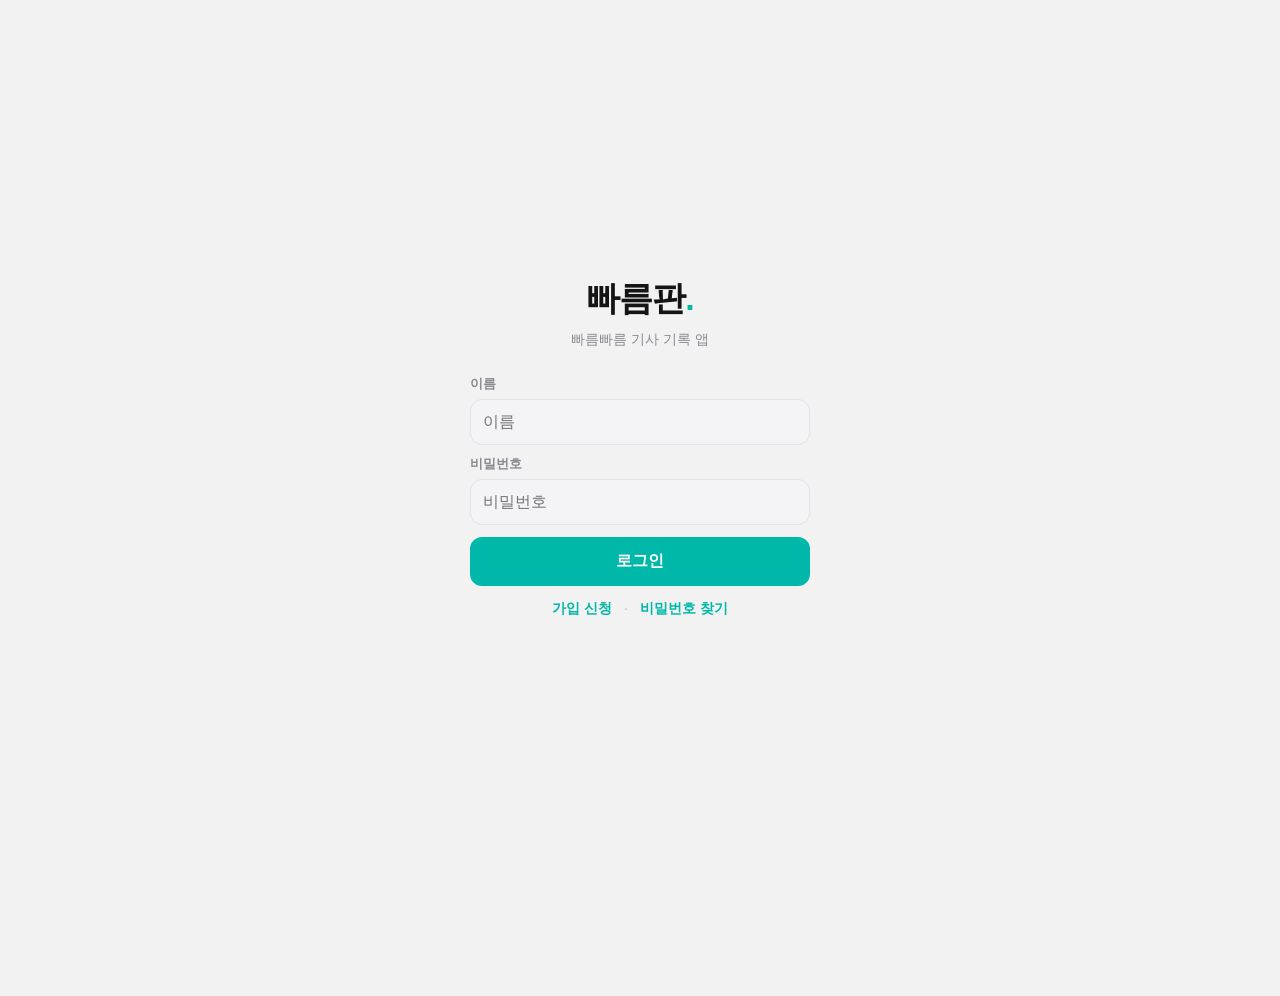
<file: index.html>
<!DOCTYPE html>
<html lang="ko" data-theme="light">
<head>
<meta charset="UTF-8">
<meta name="viewport" content="width=device-width, initial-scale=1, maximum-scale=1, user-scalable=no, viewport-fit=cover">
<title>빠름판</title>
<meta name="description" content="빠름빠름 기사 기록 앱">
<meta name="theme-color" content="#f2f2f2" id="metaTheme">
<link rel="manifest" href="./manifest.json">
<link rel="apple-touch-icon" href="./icons/icon.svg">
<meta name="apple-mobile-web-app-capable" content="yes">
<meta name="mobile-web-app-capable" content="yes">
<meta name="apple-mobile-web-app-status-bar-style" content="default">
<link rel="stylesheet" href="./styles.css">
</head>
<body>

<!-- ===== 로그인 ===== -->
<section id="view-login" class="view">
  <div class="loginBox">
    <div class="appTitle">빠름판<span class="dot">.</span></div>
    <div class="appSub">빠름빠름 기사 기록 앱</div>
    <div id="apiWarnLogin" class="apiWarnBox hidden" style="margin:0 0 12px"></div>
    <label for="loginName">이름</label>
    <input id="loginName" autocomplete="username" placeholder="이름">
    <label for="loginPw">비밀번호</label>
    <input id="loginPw" type="password" autocomplete="current-password" placeholder="비밀번호">
    <button class="btn btnPrimary" id="loginBtn">로그인</button>
    <div style="text-align:center;margin-top:6px">
      <button class="linkBtn" id="goSignup">가입 신청</button>
      <span style="color:var(--faint)"> · </span>
      <button class="linkBtn" id="findPw">비밀번호 찾기</button>
    </div>
  </div>
</section>

<!-- ===== 가입 신청 ===== -->
<section id="view-signup" class="view hidden">
  <div class="loginBox">
    <div class="appTitle">가입 신청<span class="dot">.</span></div>
    <div class="appSub">관리자 승인 후 로그인할 수 있습니다</div>
    <div id="signupForm">
      <label for="suName">이름</label>
      <input id="suName" placeholder="실명 입력">
      <label for="suPw">비밀번호</label>
      <input id="suPw" type="password" placeholder="4자 이상">
      <button class="btn btnPrimary" id="signupBtn">신청하기</button>
    </div>
    <div id="signupDone" class="hidden" style="text-align:center">
      <div style="font-size:44px;margin-bottom:12px">✅</div>
      <div style="font-weight:800;font-size:17px;margin-bottom:6px">신청 완료</div>
      <div style="color:var(--muted);font-size:14px;margin-bottom:16px">관리자가 승인하면 로그인할 수 있습니다.</div>
    </div>
    <div style="text-align:center;margin-top:6px">
      <button class="linkBtn" id="backLogin">로그인으로 돌아가기</button>
    </div>
  </div>
</section>

<!-- ===== 비밀번호 찾기 ===== -->
<section id="view-findpw" class="view hidden">
  <div class="loginBox">
    <div class="appTitle">비밀번호 찾기<span class="dot">.</span></div>
    <div class="appSub">가입한 이름을 입력하세요</div>
    <div id="findpwForm">
      <label for="fpName">이름</label>
      <input id="fpName" placeholder="실명 입력" autocomplete="username">
      <button class="btn btnPrimary" id="findpwBtn">재설정 요청</button>
      <div style="color:var(--muted);font-size:13px;margin-top:10px;line-height:1.6">관리자가 확인 후 임시 비밀번호를 알려드립니다.<br>임시 비밀번호는 24시간만 유효합니다.</div>
    </div>
    <div id="findpwDone" class="hidden" style="text-align:center">
      <div style="font-size:44px;margin-bottom:12px">📨</div>
      <div style="font-weight:800;font-size:17px;margin-bottom:6px">요청 완료</div>
      <div style="color:var(--muted);font-size:14px;margin-bottom:16px">관리자에게 재설정을 요청했습니다.<br>임시 비밀번호를 받아 로그인하세요.</div>
    </div>
    <div style="text-align:center;margin-top:6px">
      <button class="linkBtn" id="findpwBack">로그인으로 돌아가기</button>
    </div>
  </div>
</section>

<!-- ===== 임시비번 강제 변경 ===== -->
<section id="view-forcepw" class="view hidden">
  <div class="loginBox">
    <div class="appTitle">비밀번호 변경<span class="dot">.</span></div>
    <div class="appSub">임시 비밀번호로 로그인했습니다.<br>새 비밀번호를 설정해야 계속 사용할 수 있습니다.</div>
    <label for="fpwNew">새 비밀번호 (4자 이상)</label>
    <input id="fpwNew" type="password" autocomplete="new-password" placeholder="새 비밀번호">
    <label for="fpwNew2">새 비밀번호 확인</label>
    <input id="fpwNew2" type="password" autocomplete="new-password" placeholder="새 비밀번호 확인">
    <button class="btn btnPrimary" id="forcepwBtn">변경하고 시작하기</button>
  </div>
</section>

<!-- ===== 앱 헤더 ===== -->
<header id="appHeader" class="hidden">
  <div class="logo">빠름판<span class="dot">.</span></div>
  <div class="hdrBtns">
    <select id="staffSel" class="hidden" aria-label="직원 선택"></select>
    <button class="iconBtn hidden" id="adminBtn" title="관리">👥</button>
    <button class="iconBtn" id="themeBtn" title="테마">🌙</button>
    <button class="iconBtn" id="setBtn" title="설정">⚙️</button>
    <button class="logoutBtn" id="logoutBtn">로그아웃</button>
  </div>
</header>

<main id="mainView" class="hidden">
  <div id="apiWarn" class="apiWarnBox hidden"></div>

  <!-- ===== 홈 ===== -->
  <section id="view-home" class="view hidden">
    <div class="pageTitle">홈</div>
    <div class="card">
      <h3>이번 주 <span id="homeWeekRange" style="color:var(--muted);font-weight:500;font-size:13px"></span></h3>
      <div class="bigNum" id="homeTotal">-</div>
      <div class="statGrid">
        <div class="stat"><div class="v" id="homeCount">-</div><div class="k">건수</div></div>
        <div class="stat"><div class="v" id="homeUnit">-</div><div class="k">단가</div></div>
        <div class="stat"><div class="v" id="homePay" style="color:var(--green)">-</div><div class="k">지급예정</div></div>
      </div>
    </div>
    <div class="card">
      <h3><span id="homeMonthTitle">이번달</span> 목표</h3>
      <div style="display:flex;justify-content:space-between;align-items:baseline">
        <div style="font-size:15px"><b id="homeMonthAmt">-</b> <span style="color:var(--muted);font-size:13px">/ <span id="homeTarget">-</span></span></div>
        <div style="font-size:13px;color:var(--muted)" id="homePct"></div>
      </div>
      <div class="progWrap"><div class="progBar" id="homeProg" style="width:0%"></div></div>
      <div class="row2">
        <input id="targetInput" type="number" inputmode="numeric" placeholder="목표 금액 (원)" style="margin:10px 0 0">
        <button class="btn btnGhost" id="targetBtn" style="margin-top:10px">설정</button>
      </div>
    </div>
    <div class="card">
      <h3>최근 기록</h3>
      <div id="recentList"><div style="color:var(--muted);font-size:14px">불러오는 중…</div></div>
    </div>
  </section>

  <!-- ===== 배민 (주별 내역) ===== -->
  <section id="view-weeks" class="view hidden">
    <div class="pageTitle">배민 주별 내역</div>
    <div class="segRow" id="platSeg">
      <button data-p="전체" class="sel">전체</button><button data-p="배민">배민</button><button data-p="배민1">배민1</button><button data-p="알뜰배달">알뜰배달</button>
    </div>
    <div id="weeksList"></div>
    <button id="moreWeeks" class="moreBtn hidden">더 보기</button>
  </section>

  <!-- ===== 지출 ===== -->
  <section id="view-expenses" class="view hidden">
    <div class="pageTitle">지출</div>
    <div class="card">
      <h3>지출 입력</h3>
      <div class="segRow" id="exCatSeg" style="margin:0 0 4px">
        <button data-c="주유" class="sel">주유</button><button data-c="식비">식비</button><button data-c="정비">정비</button><button data-c="기타">기타</button>
      </div>
      <label for="exDate">날짜</label>
      <input type="date" id="exDate">
      <label for="exAmount">금액</label>
      <input type="number" id="exAmount" inputmode="numeric" placeholder="원">
      <label for="exMemo">메모</label>
      <input id="exMemo" placeholder="선택">
      <button class="btn btnPrimary" id="exSaveBtn">저장</button>
    </div>
    <div class="card">
      <h3><span id="exMonthTitle">이번달</span> 지출 <span id="exTotal" style="float:right"></span></h3>
      <div id="expList"></div>
    </div>
  </section>

  <!-- ===== 기록 ===== -->
  <section id="view-record" class="view hidden">
    <div class="pageTitle">기록 입력</div>
    <div class="card">
      <button class="btn btnGhost" id="ocrBtn" style="margin-top:0">📷 오늘의기록 불러오기</button>
      <div id="ocrStatus"></div>
      <div class="row2">
        <div><label for="rcDate">날짜</label><input type="date" id="rcDate"></div>
        <div><label for="rcPlat">플랫폼</label>
          <select id="rcPlat"><option>배민</option><option>배민1</option><option>알뜰배달</option></select></div>
      </div>
      <label for="rcAmount">배달금액</label>
      <input type="number" id="rcAmount" inputmode="numeric" placeholder="원">
      <label for="rcPromo">프로모션</label>
      <input type="number" id="rcPromo" inputmode="numeric" placeholder="원 (없으면 비워두기)">
      <div class="row2">
        <div><label for="rcCount">건수</label><input type="number" id="rcCount" inputmode="numeric" placeholder="건"></div>
        <div><label for="rcDist">운행거리 (km)</label><input type="number" id="rcDist" step="0.1" inputmode="decimal" placeholder="km"></div>
      </div>
      <label for="rcMemo">메모</label>
      <input id="rcMemo" placeholder="선택">
      <div id="rcPreview"></div>
      <button class="btn btnPrimary" id="rcSaveBtn">저장</button>
      <button class="btn btnGhost" id="rcDelBtn">이 날짜 기록 삭제</button>
    </div>
  </section>

  <!-- ===== 관리자 ===== -->
  <section id="view-admin" class="view hidden">
    <div class="pageTitle">관리</div>
    <div class="card adminSec">
      <h4>가입 승인 대기 <span id="pendCnt"></span></h4>
      <div id="pendList"><div style="color:var(--muted);font-size:14px">없음</div></div>
    </div>
    <div class="card adminSec">
      <h4>직원별 요율·수수료</h4>
      <select id="admStaffSel" style="margin-bottom:4px"></select>
      <div class="row2">
        <div><label>산재요율 (%)</label><input type="number" id="admSanjae" step="0.00001"></div>
        <div><label>고용요율 (%)</label><input type="number" id="admGoyong" step="0.00001"></div>
      </div>
      <label>콜당 수수료 (원/건)</label>
      <input type="number" id="admCallFee" inputmode="numeric">
      <button class="btn btnPrimary" id="admSaveBtn">저장</button>
    </div>
    <div class="card adminSec">
      <h4>명단 일괄 등록</h4>
      <label>이름을 한 줄에 한 명씩 입력</label>
      <textarea id="bulkNames" placeholder="홍길동&#10;김철수&#10;…"></textarea>
      <button class="btn btnGhost" id="bulkBtn">등록 + 임시비번 생성</button>
      <div id="bulkResult"></div>
    </div>
    <div class="card adminSec">
      <h4>직원 강제 로그아웃</h4>
      <div class="row2">
        <select id="kickSel"></select>
        <button class="btn btnGhost" id="kickBtn" style="margin-top:0">세션 끊기</button>
      </div>
    </div>
    <div class="card adminSec">
      <h4>비밀번호 재설정</h4>
      <div class="row2">
        <select id="pwResetSel"></select>
        <button class="btn btnGhost" id="pwResetBtn" style="margin-top:0">임시비번 발급</button>
      </div>
      <div id="pwResetResult" style="margin-top:8px"></div>
    </div>
    <div class="card adminSec">
      <h4>재설정 요청 <span id="pwReqCnt"></span></h4>
      <div id="pwReqList"><div style="color:var(--muted);font-size:14px">없음</div></div>
    </div>
  </section>
</main>

<!-- ===== 하단 탭바 ===== -->
<nav id="tabbar" class="hidden">
  <button data-v="home" class="active"><span class="ico">🏠</span>홈</button>
  <button data-v="weeks"><span class="ico">🛵</span>배민</button>
  <button data-v="expenses"><span class="ico">💸</span>지출</button>
  <button data-v="record"><span class="ico">✏️</span>기록</button>
</nav>

<!-- ===== 설정 모달 ===== -->
<div id="setModal" class="modal hidden">
  <div class="sheet">
    <h3>정산 설정 <span id="setWho" style="font-size:13px;color:var(--muted);font-weight:500"></span></h3>
    <label>산재보험 요율 (%)</label>
    <input type="number" id="setSanjae" step="0.00001">
    <label>고용보험 요율 (%)</label>
    <input type="number" id="setGoyong" step="0.00001">
    <label>콜당 수수료 (원/건)</label>
    <input type="number" id="setCallFee" inputmode="numeric">
    <div style="color:var(--muted);font-size:12px;margin-top:8px">소득세 3%·주민세 0.3%는 고정(10원 단위 내림)입니다.</div>
    <h4 style="margin:16px 0 6px;font-size:14px">비밀번호 변경</h4>
    <label>현재 비밀번호</label>
    <input type="password" id="pwCur" autocomplete="current-password" placeholder="현재 비밀번호">
    <label>새 비밀번호 (4자 이상)</label>
    <input type="password" id="pwNew" autocomplete="new-password" placeholder="새 비밀번호">
    <label>새 비밀번호 확인</label>
    <input type="password" id="pwNew2" autocomplete="new-password" placeholder="새 비밀번호 확인">
    <button class="btn btnGhost" id="pwChangeBtn" style="margin-top:6px">비밀번호 변경</button>
    <div class="row2">
      <button class="btn btnGhost" id="setClose">닫기</button>
      <button class="btn btnPrimary" id="setSave">저장</button>
    </div>
  </div>
</div>

<div id="toast"></div>
<input type="file" id="photoInput" accept="image/*" class="hidden">

<script src="./app.js"></script>
</body>
</html>
</file>
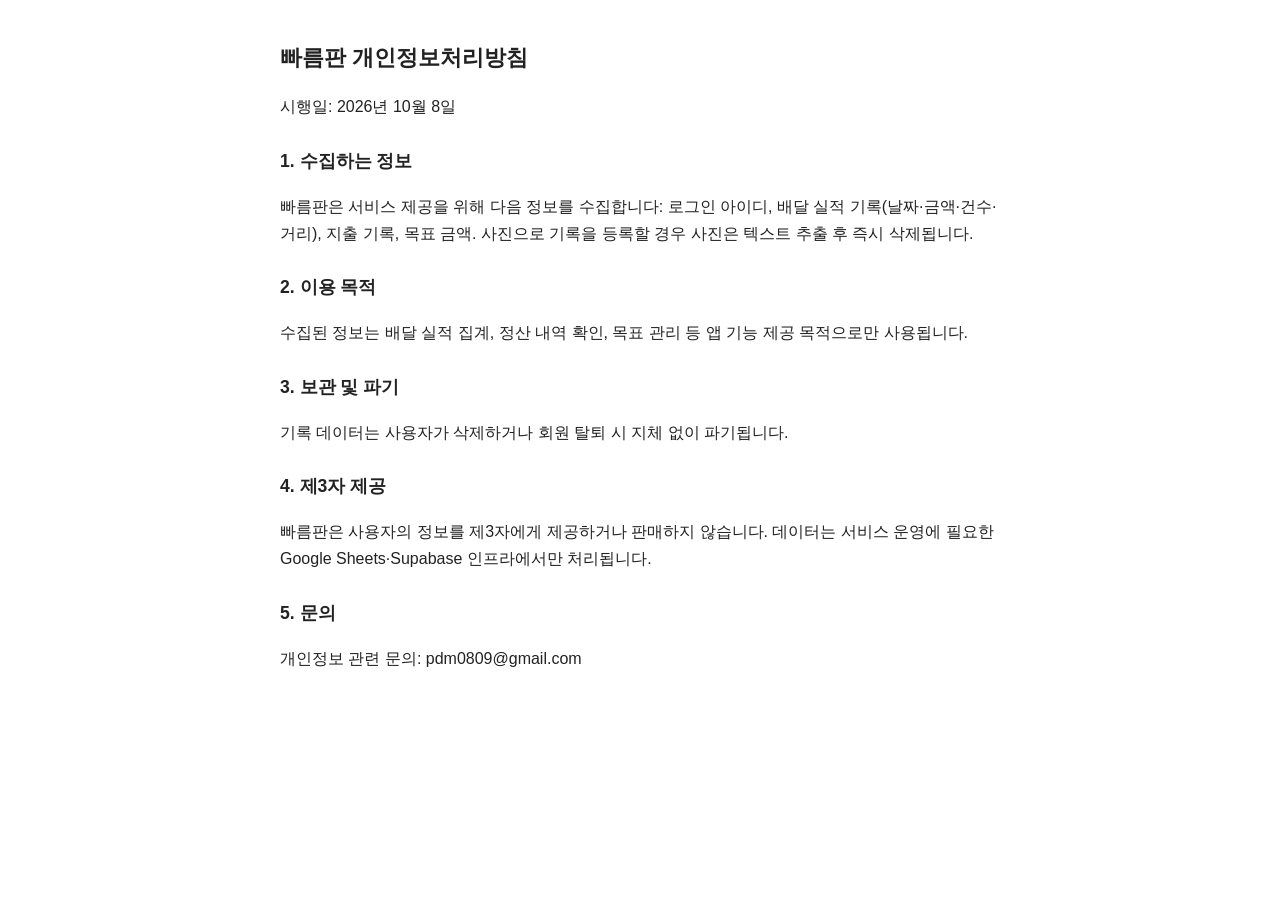
<file: privacy.html>
<!DOCTYPE html>
<html lang="ko">
<head>
<meta charset="UTF-8">
<meta name="viewport" content="width=device-width, initial-scale=1.0">
<title>빠름판 개인정보처리방침</title>
<style>body{font-family:sans-serif;max-width:720px;margin:0 auto;padding:24px;line-height:1.7;color:#222}h1{font-size:1.4em}h2{font-size:1.1em;margin-top:1.5em}</style>
</head>
<body>
<h1>빠름판 개인정보처리방침</h1>
<p>시행일: 2026년 10월 8일</p>
<h2>1. 수집하는 정보</h2>
<p>빠름판은 서비스 제공을 위해 다음 정보를 수집합니다: 로그인 아이디, 배달 실적 기록(날짜·금액·건수·거리), 지출 기록, 목표 금액. 사진으로 기록을 등록할 경우 사진은 텍스트 추출 후 즉시 삭제됩니다.</p>
<h2>2. 이용 목적</h2>
<p>수집된 정보는 배달 실적 집계, 정산 내역 확인, 목표 관리 등 앱 기능 제공 목적으로만 사용됩니다.</p>
<h2>3. 보관 및 파기</h2>
<p>기록 데이터는 사용자가 삭제하거나 회원 탈퇴 시 지체 없이 파기됩니다.</p>
<h2>4. 제3자 제공</h2>
<p>빠름판은 사용자의 정보를 제3자에게 제공하거나 판매하지 않습니다. 데이터는 서비스 운영에 필요한 Google Sheets·Supabase 인프라에서만 처리됩니다.</p>
<h2>5. 문의</h2>
<p>개인정보 관련 문의: pdm0809@gmail.com</p>
</body>
</html>
</file>
<file: styles.css>
/* 빠름판 — 배달판 클론 UI. 라이트 기본 + 다크모드 */
:root, [data-theme="light"] {
  --bg: #f2f2f2; --card: #ffffff; --box: #f0f0f4; --box2: #e9e9ee;
  --text: #141414; --muted: #8a8a92; --faint: #b9b9c0;
  --accent: #00b8a9; --blue: #2f7bff; --red: #ff4d4d; --green: #22b573;
  --shadow: 0 2px 14px rgba(0,0,0,.07);
  --tabbar-bg: #ffffff;
  --input-bg: #f4f4f6; --border: #e3e3e8;
}
[data-theme="dark"] {
  --bg: #121212; --card: #1e1e1e; --box: #26262b; --box2: #2e2e34;
  --text: #f0f0f0; --muted: #9a9aa2; --faint: #5c5c64;
  --accent: #2dd4bf; --blue: #5b93ff; --red: #ff6b6b; --green: #34d17b;
  --shadow: 0 2px 14px rgba(0,0,0,.35);
  --tabbar-bg: #1c1c1e;
  --input-bg: #26262b; --border: #33333a;
}
* { box-sizing: border-box; -webkit-tap-highlight-color: transparent; }
html, body { margin: 0; padding: 0; }
body {
  background: var(--bg); color: var(--text);
  font-family: -apple-system, 'Noto Sans KR', 'Apple SD Gothic Neo', sans-serif;
  font-size: 15px; line-height: 1.45;
  padding-bottom: 96px;
  -webkit-user-select: none; user-select: none; -webkit-touch-callout: none;
}
input, textarea, select, [contenteditable="true"] {
  -webkit-user-select: text; user-select: text;
}
.hidden { display: none !important; }
button { font-family: inherit; }

/* ---------- 헤더 ---------- */
#appHeader {
  position: sticky; top: 0; z-index: 30;
  background: var(--card);
  padding: 12px 16px;
  display: flex; align-items: center; justify-content: space-between;
  box-shadow: var(--shadow);
}
#appHeader .logo { font-size: 21px; font-weight: 800; letter-spacing: -0.5px; }
#appHeader .logo .dot { color: var(--accent); }
.hdrBtns { display: flex; align-items: center; gap: 6px; }
.iconBtn {
  background: var(--box); border: none; border-radius: 10px;
  width: 38px; height: 38px; font-size: 18px; cursor: pointer; color: var(--text);
}
#staffSel {
  max-width: 110px; border: 1px solid var(--border); border-radius: 10px;
  background: var(--input-bg); color: var(--text); padding: 8px 6px; font-size: 13px;
}
.logoutBtn {
  background: none; border: none; color: var(--muted); font-size: 12px; cursor: pointer;
  padding: 8px 4px;
}

/* ---------- 페이지 타이틀 ---------- */
.pageTitle { font-size: 20px; font-weight: 800; margin: 16px 16px 10px; letter-spacing: -0.5px; }

/* ---------- 카드 ---------- */
.card {
  background: var(--card); border-radius: 16px; margin: 10px 12px;
  padding: 16px; box-shadow: var(--shadow);
}
.card h3 { margin: 0 0 12px; font-size: 16px; font-weight: 800; }

/* ---------- 주별 카드 (배달판 클론) ---------- */
.weekCard {
  background: var(--card); border-radius: 16px; margin: 10px 12px;
  box-shadow: var(--shadow); overflow: hidden;
}
.weekHead {
  padding: 16px; display: flex; justify-content: space-between; align-items: center;
  cursor: pointer;
}
.weekHead .range { font-size: 15px; color: var(--muted); font-weight: 500; }
.weekHead .sum { font-size: 17px; font-weight: 800; }
.weekHead .sum .cnt { font-weight: 700; }
.weekHead .sum .unit { color: var(--muted); font-weight: 500; font-size: 15px; }
.weekBody { display: none; border-top: 1px solid var(--border); padding: 4px 16px 12px; }
.weekCard.open .weekBody { display: block; }

/* 2단 요약 박스 */
.sumBox {
  background: var(--box); border-radius: 12px; padding: 14px 16px; margin: 10px 0;
  display: flex; gap: 12px;
}
.sumBox .col { flex: 1; }
.sumBox .col + .col { border-left: 1px solid var(--border); padding-left: 12px; }
.sumBox .r { display: flex; justify-content: space-between; align-items: baseline; padding: 3px 0; }
.sumBox .r .lb { font-size: 14px; color: var(--muted); }
.sumBox .r .v { font-size: 15px; font-weight: 800; }
.sumBox .r.hl .v { color: var(--green); }

/* 일별 행 */
.dayRow {
  display: flex; justify-content: space-between; align-items: center;
  padding: 11px 2px; font-size: 15px;
}
.dayRow .d { font-weight: 700; min-width: 84px; }
.dayRow .d.sat { color: var(--blue); }
.dayRow .d.sun { color: var(--red); }
.dayRow .vals { font-weight: 700; text-align: right; }
.dayRow .vals .unit { color: var(--muted); font-weight: 500; }
.dayRow .empty { color: var(--faint); letter-spacing: 6px; font-weight: 400; }
.promoBadge {
  display: inline-block; background: var(--accent); color: #fff;
  font-size: 12px; font-weight: 700; border-radius: 20px; padding: 2px 10px; margin-top: 4px;
}

/* ---------- 홈 ---------- */
.bigNum { font-size: 26px; font-weight: 800; letter-spacing: -0.5px; }
.statGrid { display: flex; gap: 8px; margin-top: 10px; }
.stat { flex: 1; background: var(--box); border-radius: 12px; padding: 12px 6px; text-align: center; }
.stat .v { font-size: 16px; font-weight: 800; }
.stat .k { font-size: 12px; color: var(--muted); margin-top: 3px; }
.progWrap { background: var(--box); border-radius: 8px; height: 10px; margin-top: 10px; overflow: hidden; }
.progBar { background: var(--green); height: 100%; border-radius: 8px; transition: width .4s; }
.recentRow {
  display: flex; justify-content: space-between; align-items: center;
  padding: 11px 2px; border-bottom: 1px solid var(--border); font-size: 14px;
}
.recentRow:last-child { border-bottom: none; }
.recentRow .amt { font-weight: 800; }
.recentRow .sub { color: var(--muted); font-size: 12px; }

/* ---------- 입력 ---------- */
label { display: block; font-size: 13px; color: var(--muted); margin: 10px 0 5px; font-weight: 600; }
input, select, textarea {
  width: 100%; background: var(--input-bg); border: 1px solid var(--border);
  color: var(--text); border-radius: 12px; padding: 13px 12px; font-size: 16px;
}
input:focus, select:focus, textarea:focus { outline: none; border-color: var(--accent); }
textarea { min-height: 120px; resize: vertical; }
.btn {
  border: none; border-radius: 12px; padding: 14px; font-size: 16px; font-weight: 800;
  cursor: pointer; width: 100%; margin-top: 12px;
}
.btnPrimary { background: var(--accent); color: #fff; }
.btnDark { background: #1c1c1e; color: #fff; }
[data-theme="dark"] .btnDark { background: #f0f0f0; color: #111; }
.btnGhost { background: var(--box); color: var(--text); }
.btnDanger { background: none; color: var(--red); width: auto; padding: 6px 10px; font-size: 13px; margin: 0; }
.row2 { display: flex; gap: 8px; } .row2 > * { flex: 1; }
.checkRow { display: flex; align-items: center; gap: 8px; margin: 12px 0; font-size: 14px; color: var(--muted); }
.checkRow input { width: auto; accent-color: var(--accent); }
.linkBtn { background: none; border: none; color: var(--accent); font-size: 14px; font-weight: 700; cursor: pointer; padding: 8px; }

/* ---------- 하단 탭바 (배달판 클론: 둥둥 떠있는 바) ---------- */
#tabbar {
  position: fixed; left: 12px; right: 12px; bottom: calc(12px + env(safe-area-inset-bottom));
  background: var(--tabbar-bg); border-radius: 26px; box-shadow: var(--shadow);
  display: flex; z-index: 40; padding: 8px 4px;
}
#tabbar button {
  flex: 1; background: none; border: none; color: var(--muted);
  font-size: 12px; font-weight: 600; padding: 8px 0 10px; cursor: pointer;
  display: flex; flex-direction: column; align-items: center; gap: 3px;
  position: relative;
}
#tabbar button .ico { font-size: 21px; }
#tabbar button.active { color: var(--text); }
#tabbar button.active::after {
  content: ''; position: absolute; bottom: 2px; width: 22px; height: 3px;
  background: var(--text); border-radius: 2px;
}

/* ---------- 지출 ---------- */
.expRow {
  display: flex; justify-content: space-between; align-items: center;
  padding: 11px 2px; border-bottom: 1px solid var(--border); font-size: 14px;
}
.expRow:last-child { border-bottom: none; }
.catTag {
  display: inline-block; padding: 4px 12px; border-radius: 20px;
  font-size: 12px; font-weight: 800; margin-right: 8px;
}
.cat-주유 { background: #fff3e0; color: #e68900; }
.cat-식비 { background: #e6f7ee; color: #189a54; }
.cat-정비 { background: #e8f1ff; color: #2f7bff; }
.cat-기타 { background: var(--box); color: var(--muted); }
[data-theme="dark"] .cat-주유 { background: #3a2a10; color: #ffab4a; }
[data-theme="dark"] .cat-식비 { background: #103a20; color: #4ade80; }
[data-theme="dark"] .cat-정비 { background: #102a3a; color: #5b93ff; }
.segRow { display: flex; gap: 8px; margin: 0 12px 4px; }
.segRow button {
  flex: 1; background: var(--card); border: none; color: var(--muted);
  padding: 11px 0; font-size: 14px; font-weight: 700; border-radius: 12px; cursor: pointer;
  box-shadow: var(--shadow);
}
.segRow button.sel { background: var(--accent); color: #fff; }

/* ---------- 로그인 ---------- */
#view-login, #view-signup {
  min-height: 100vh; min-height: 100dvh; display: flex; flex-direction: column;
  align-items: center; justify-content: center; padding: 24px;
  background: var(--bg);
}
.loginBox { width: 100%; max-width: 340px; }
.appTitle { font-size: 34px; font-weight: 800; letter-spacing: -1px; text-align: center; margin-bottom: 6px; }
.appTitle .dot { color: var(--accent); }
.appSub { color: var(--muted); text-align: center; margin-bottom: 26px; font-size: 14px; }

/* ---------- 모달 ---------- */
.modal {
  position: fixed; inset: 0; z-index: 60; background: rgba(0,0,0,.45);
  display: flex; align-items: flex-end; justify-content: center;
}
.modal .sheet {
  background: var(--card); border-radius: 20px 20px 0 0; width: 100%; max-width: 480px;
  padding: 20px 18px calc(24px + env(safe-area-inset-bottom));
  max-height: 85vh; max-height: 85dvh; overflow-y: auto;
}
.modal .sheet h3 { margin: 0 0 8px; font-size: 18px; font-weight: 800; }

/* ---------- 토스트 ---------- */
#toast {
  position: fixed; bottom: 100px; left: 50%; transform: translateX(-50%);
  background: #222; color: #fff; padding: 11px 20px; border-radius: 24px;
  font-size: 14px; display: none; z-index: 80; max-width: 90vw; text-align: center;
}
[data-theme="light"] #toast { background: #222; }

/* ---------- 기타 ---------- */
.apiWarnBox {
  margin: 12px; padding: 14px; border-radius: 12px; background: #fff8e1; color: #8a6d00;
  font-size: 14px; text-align: center; border: 1px solid #f0e0a0;
}
[data-theme="dark"] .apiWarnBox { background: #3a2f10; color: #ffd76a; border-color: #5a4a1a; }
.moreBtn {
  display: block; width: calc(100% - 24px); margin: 6px 12px; padding: 13px;
  background: var(--card); border: none; border-radius: 14px; box-shadow: var(--shadow);
  color: var(--muted); font-size: 14px; font-weight: 700; cursor: pointer;
}
.adminSec { margin-bottom: 18px; }
.adminSec h4 { margin: 0 0 8px; font-size: 15px; font-weight: 800; }
.pendRow, .staffRow {
  display: flex; justify-content: space-between; align-items: center;
  padding: 10px 2px; border-bottom: 1px solid var(--border); font-size: 14px;
}
.miniBtn {
  border: none; border-radius: 8px; padding: 8px 14px; font-size: 13px; font-weight: 700;
  cursor: pointer; margin-left: 6px;
}
.miniOk { background: var(--green); color: #fff; }
.miniNo { background: var(--box); color: var(--muted); }
.tempPw { font-family: monospace; background: var(--box); border-radius: 8px; padding: 8px 10px; margin: 4px 0; font-size: 14px; }
.ocrBox {
  background: var(--box); border-radius: 12px; padding: 12px; margin-top: 10px; font-size: 14px;
}
.ocrBox b { color: var(--green); }
.spin { display: inline-block; animation: spin 1s linear infinite; }
@keyframes spin { to { transform: rotate(360deg); } }
</file>
